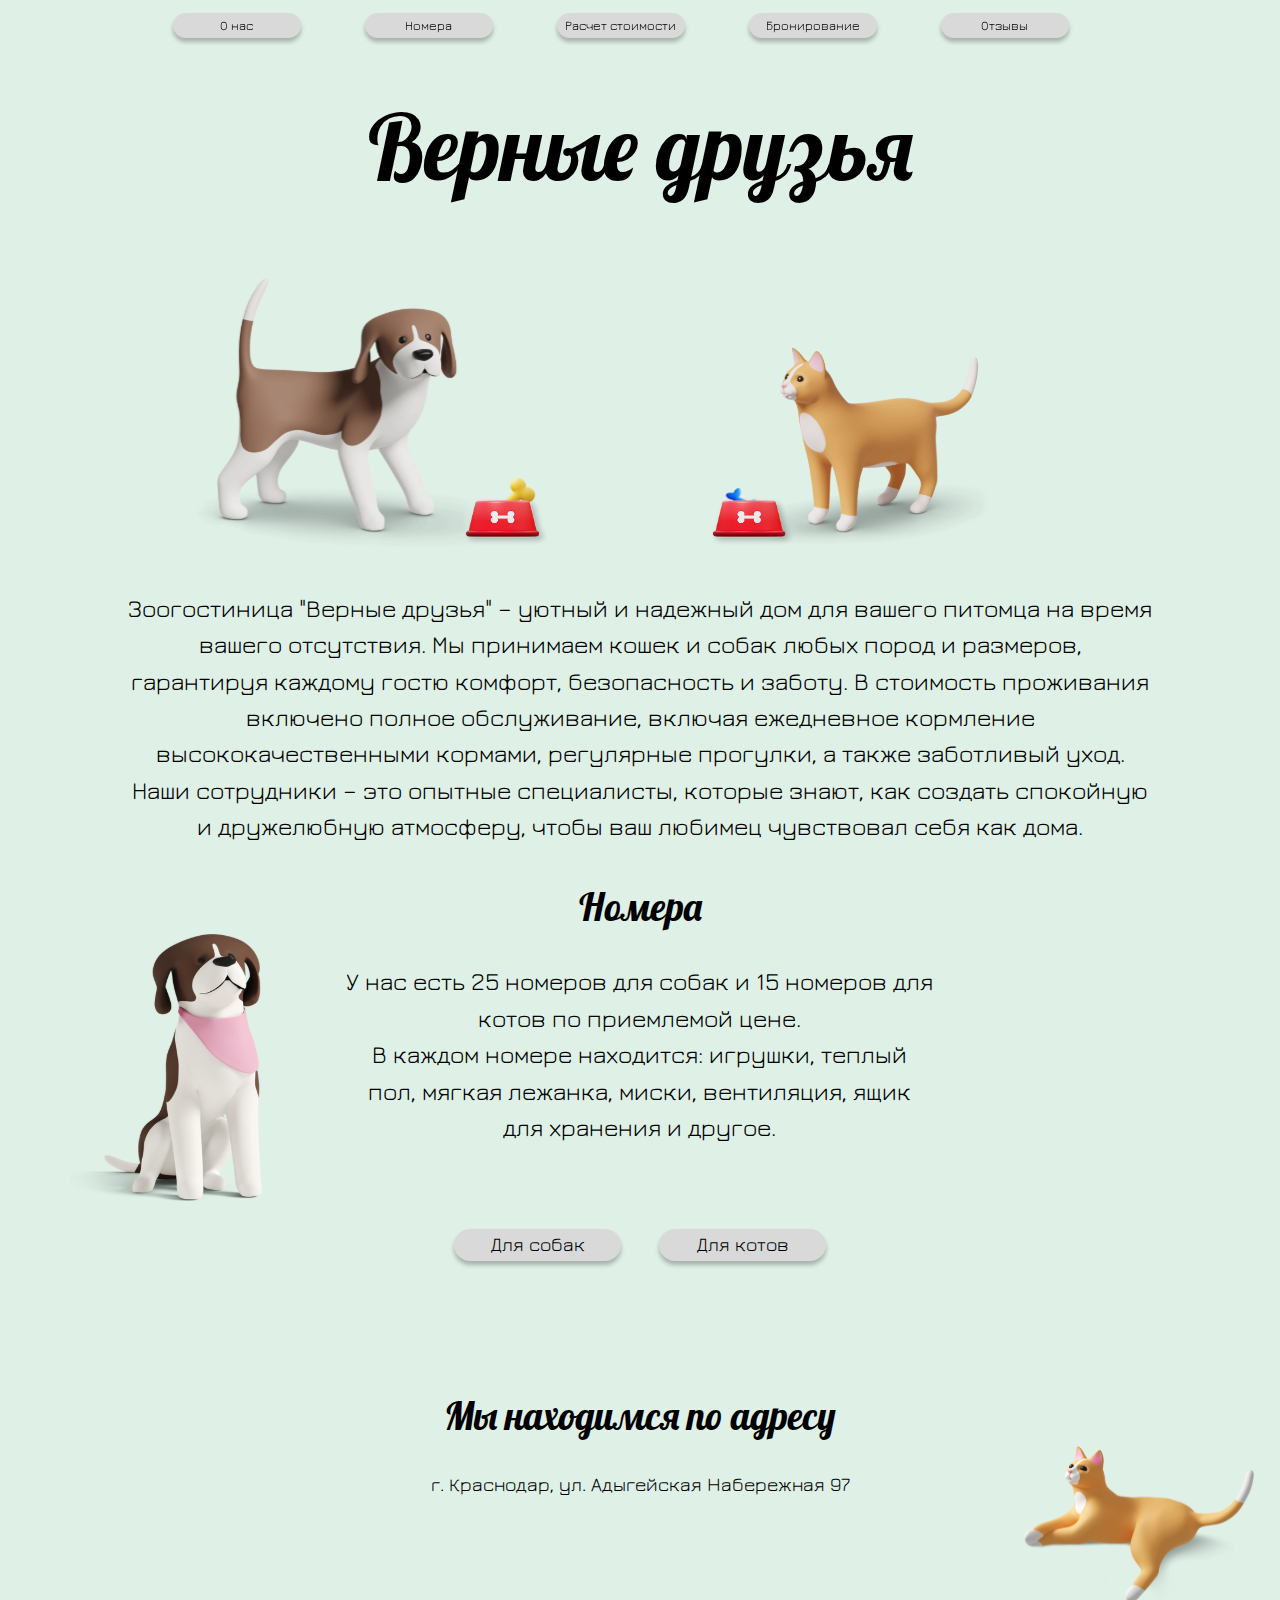
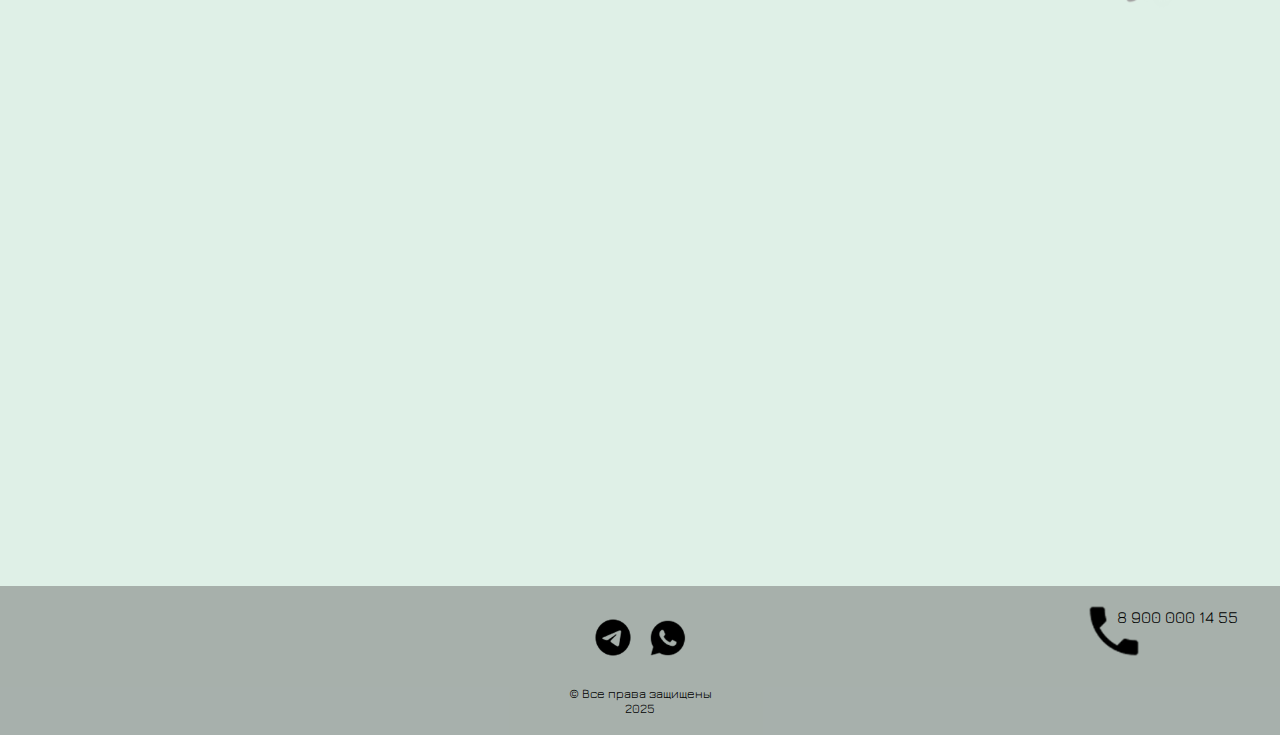
<file: index.html>
<!DOCTYPE html>
<html lang="ru">
<head>
    <meta charset="UTF-8">
    <meta name="viewport" content="width=device-width, initial-scale=1.0">
    <link rel="preconnect" href="https://fonts.googleapis.com">
    <link rel="preconnect" href="https://fonts.gstatic.com" crossorigin>
    <link href="https://fonts.googleapis.com/css2?family=Jura:wght@300..700&family=Lobster&display=swap" rel="stylesheet">
    <title>Верные друзья</title>
    <link rel="stylesheet" href="style.css">
</head>
<body>
    <header>
        <nav>
            <a href="#mu"><button><p class="pa">О нас</p></button></a>
            <a href="#nomer"><button><p class="pa">Номера</p></button></a>
            <a href="raz.html"><button class="sosa"><p class="pa">Расчет стоимости</p></button></a>
            <a href="bron.html"><button><p class="pa">Бронирование</p></button></a>
            <a href="othev.html"><button><p class="pa">Отзывы</p></button></a>
            
        </nav>
        <h1>Верные друзья</h1>
        <div class="animmal">
            <img src="./img/dog.svg" class="dog">
            <img src="./img/bowl.png" class="bowl1">
            <img src="./img/dog bone.svg" class="bone">
            <img src="./img/cat.svg" class="cat" id="mu">
            <img src="./img/fish food.svg" class="fish">
            <img src="./img/bowl.png" class="bowl2">
        </div>
    </header>
<main>
        <p class="about" >Зоогостиница "Верные друзья" – уютный и надежный дом для вашего питомца на 
            время вашего отсутствия. Мы принимаем кошек и собак любых пород и размеров, гарантируя каждому 
            гостю комфорт, безопасность и заботу. В стоимость проживания включено полное обслуживание, включая 
            ежедневное кормление высококачественными кормами, регулярные прогулки, а также заботливый уход. 
            Наши сотрудники – это опытные специалисты, которые знают, как создать спокойную и
            дружелюбную атмосферу, чтобы ваш любимец чувствовал себя как дома.
        </p>
        
        <h2 class="rooms" id="nomer">Номера</h2>
        <p class="nomera">
            У нас есть 25 номеров для собак и 15 номеров для котов по приемлемой цене.
            <br> В каждом номере находится:
             игрушки, теплый пол, мягкая лежанка, миски, вентиляция, ящик для хранения и другое.
        </p>        
        <div class="buttons">
            <a href="dog.html"><button><p class="p">Для собак</p></button></a>
            <a href="cat.html"><button><p class="p">Для котов</p></button></a>
        </div>
        <img src="./img/dog7.svg" class="dog2">


        <h2 class="adres" id="sviz">Мы находимся по адресу</h2>
        <p class="gorod">г. Краснодар, ул. Адыгейская Hабережная 97</p>
        
        <iframe 
            src="https://www.google.com/maps/embed?pb=!1m18!1m12!1m3!1d1410.2254522627536!2d38.99632243897792!3d45.01577138885464!2m3!1f0!2f0!3f0!3m2!1i1024!2i768!4f13.1!3m3!1m2!1s0x40f04fda4a9d4961%3A0xc50110f6ed6a930a!2z0YPQuy4g0JDQtNGL0LPQtdC50YHQutCw0Y8gSNCw0LHQtdGA0LXQttC90LDRjywgOTcsINCa0YDQsNGB0L3QvtC00LDRgCwg0JrRgNCw0YHQvdC-0LTQsNGA0YHQutC40Lkg0LrRgNCw0LksIDM1MDAwMQ!5e0!3m2!1sru!2sru!4v1741513400831!5m2!1sru!2sru"
            allowfullscreen="" 
            loading="lazy" 
            referrerpolicy="no-referrer-when-downgrade">
        </iframe>
        <img src="./img/cat2.svg" class="cat2">
        <!-- <iframe  width="1400" height="600" style="border:0;" allowfullscreen="" loading="lazy" referrerpolicy="no-referrer-when-downgrade"></iframe> -->
    </main>
<footer>
    
    <div class="socials">
        <a href="https://web.telegram.org/"><img src="./img/Telegram.png" class="tg"></a>
            <a href="https://web.whatsapp.com/"><img src="./img/WhatsApp.png"class="wt"></a>
    </div>
    <p class="copy">© Все права защищены <br> 2025</p>
    <div class="alo">
        <p>8 900 000 14 55</p><img src="./img/Phone.png" class="phone">
    </div>
</footer>
</body>
</html>
</file>
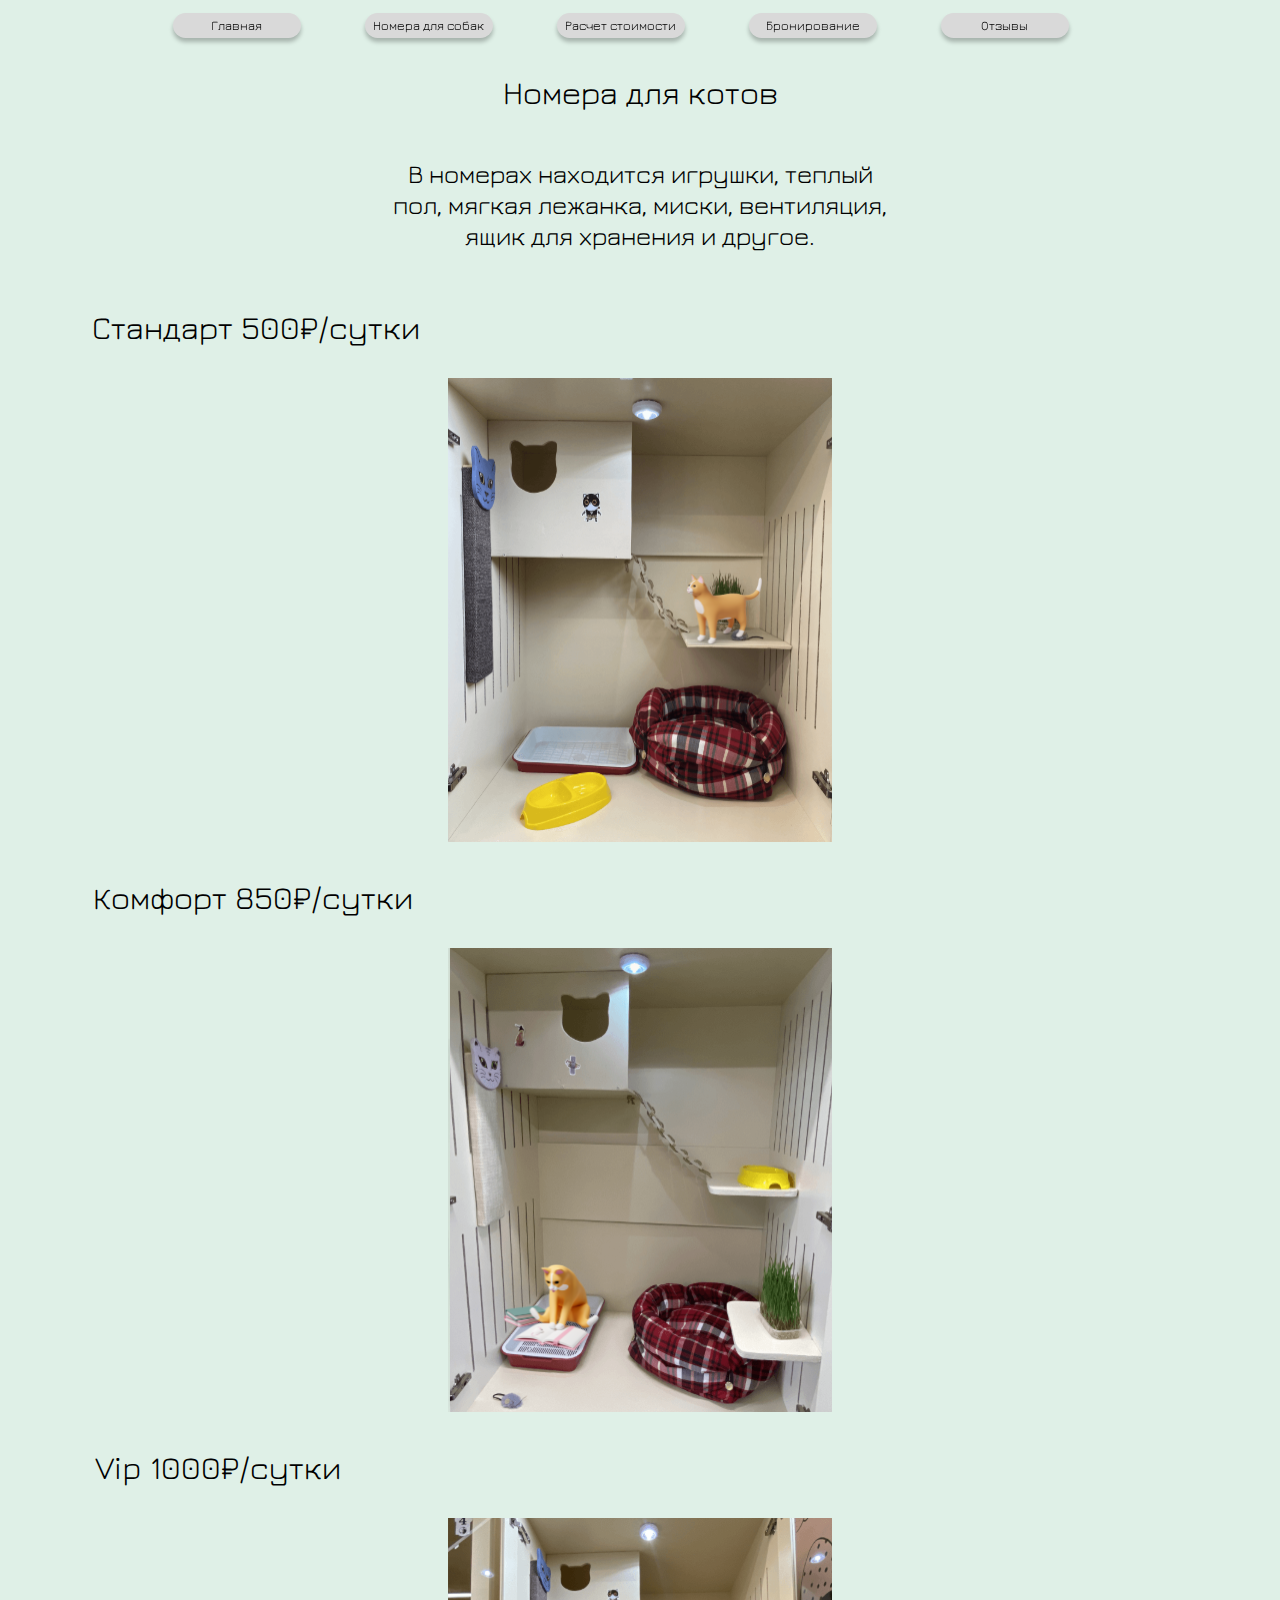
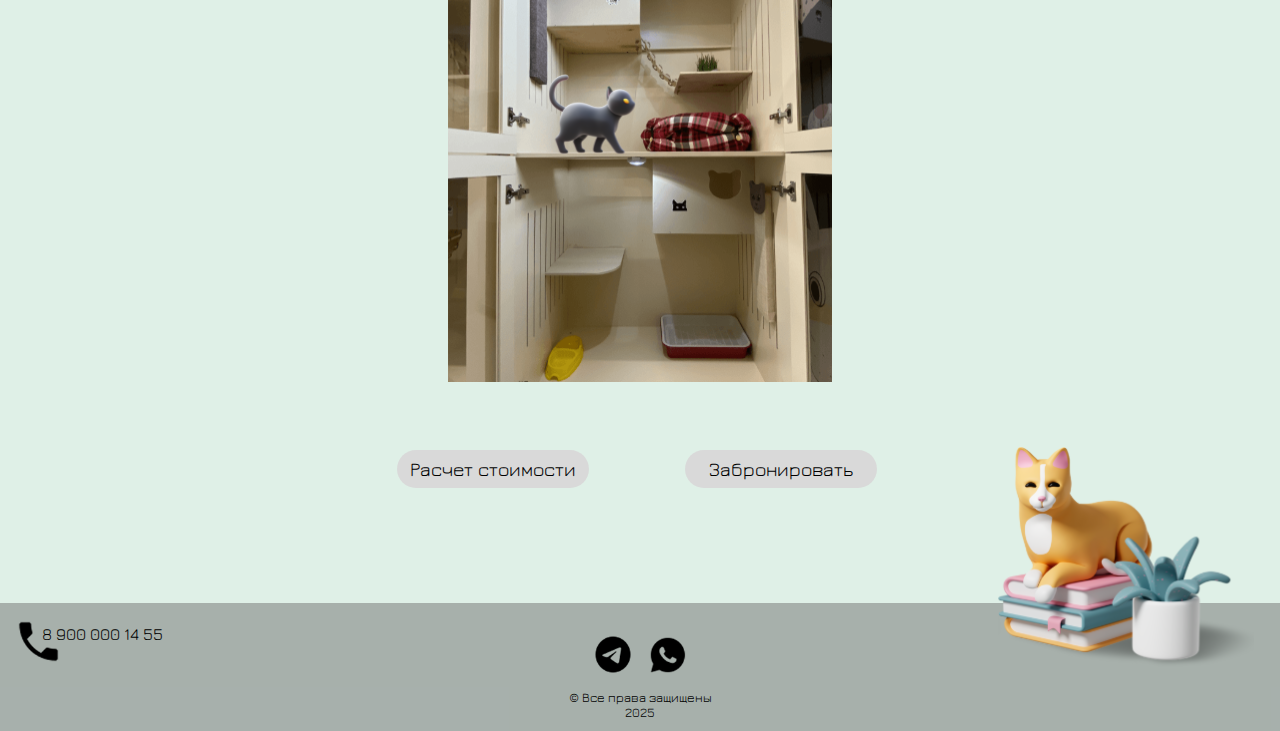
<file: cat.html>
<!DOCTYPE html>
<html lang="ru">
<head>
    <meta charset="UTF-8">
    <meta name="viewport" content="width=device-width, initial-scale=1.0">
    <link rel="preconnect" href="https://fonts.googleapis.com">
    <link rel="preconnect" href="https://fonts.gstatic.com" crossorigin>
    <link href="https://fonts.googleapis.com/css2?family=Jura:wght@300..700&family=Lobster&display=swap" rel="stylesheet">
    <title>Верные друзья</title>
    <link rel="stylesheet" href="cat.css">
</head>
<body>
    <header>
        <nav>
            <a href="index.html"><button><p class="pa">Главная</button></a>
            <a href="dog.html"><button class="dogi"><p class="pa">Номера для собак</p></button></a>
            <a href="raz.html"><button class="ras"><p class="pa">Расчет стоимости</p></button></a>
            <a href="bron.html"><button><p class="pa">Бронирование</p></button></a>
            <a href="othev.html"><button><p class="pa">Отзывы</p></button></a>
        </nav>
    </header>
    <div class="grid">
        <div class="a1">
            <h1>Номера  для котов</h1>
        </div>
        <div class="a2">
            <p class="opis">В номерах находится игрушки, теплый пол,  
                мягкая лежанка, миски, вентиляция, ящик 
                для хранения и другое.
            </p>
        </div>
        <div class="a3">
            <p class="sta">
                Стандарт 500₽/сутки
            </p>
        </div>
        <div class="a4">
            <img src="./img/stancat (2).svg" alt="">
        </div>
        <div class="a5">
            <p class="sta2">
                Комфорт 850₽/сутки
            </p>
        </div>
        <div class="a6">
            <img src="./img/komfort2.svg" alt="">
        </div>
        <div class="a7">
            <p class="sta1">
                Vip 1000₽/сутки
            </p>
        </div>
        <div class="a8">
            <img src="./img/vipcat.svg" alt="">
        </div>
        <div class="a9">
            <a href="raz.html"><button class="bron">Расчет стоимости</button></a>
            <a href="bron.html"><button class="sviz">Забронировать</button></a>
            
        </div>
    </div>
    <footer>
        <img src="./img/cat3.svg" class="cat3">
        <div class="socials">
            <a href="https://web.telegram.org/"><img src="./img/Telegram.png" class="tg"></a>
            <a href="https://web.whatsapp.com/"><img src="./img/WhatsApp.png"class="wt"></a>
        </div>
        <p class="copy">© Все права защищены <br> 2025</p>
        <div class="alo">
            <p>8 900 000 14 55</p><img src="./img/Phone.png" class="phone">
        </div>
    </footer>
</body>
</html>
</file>
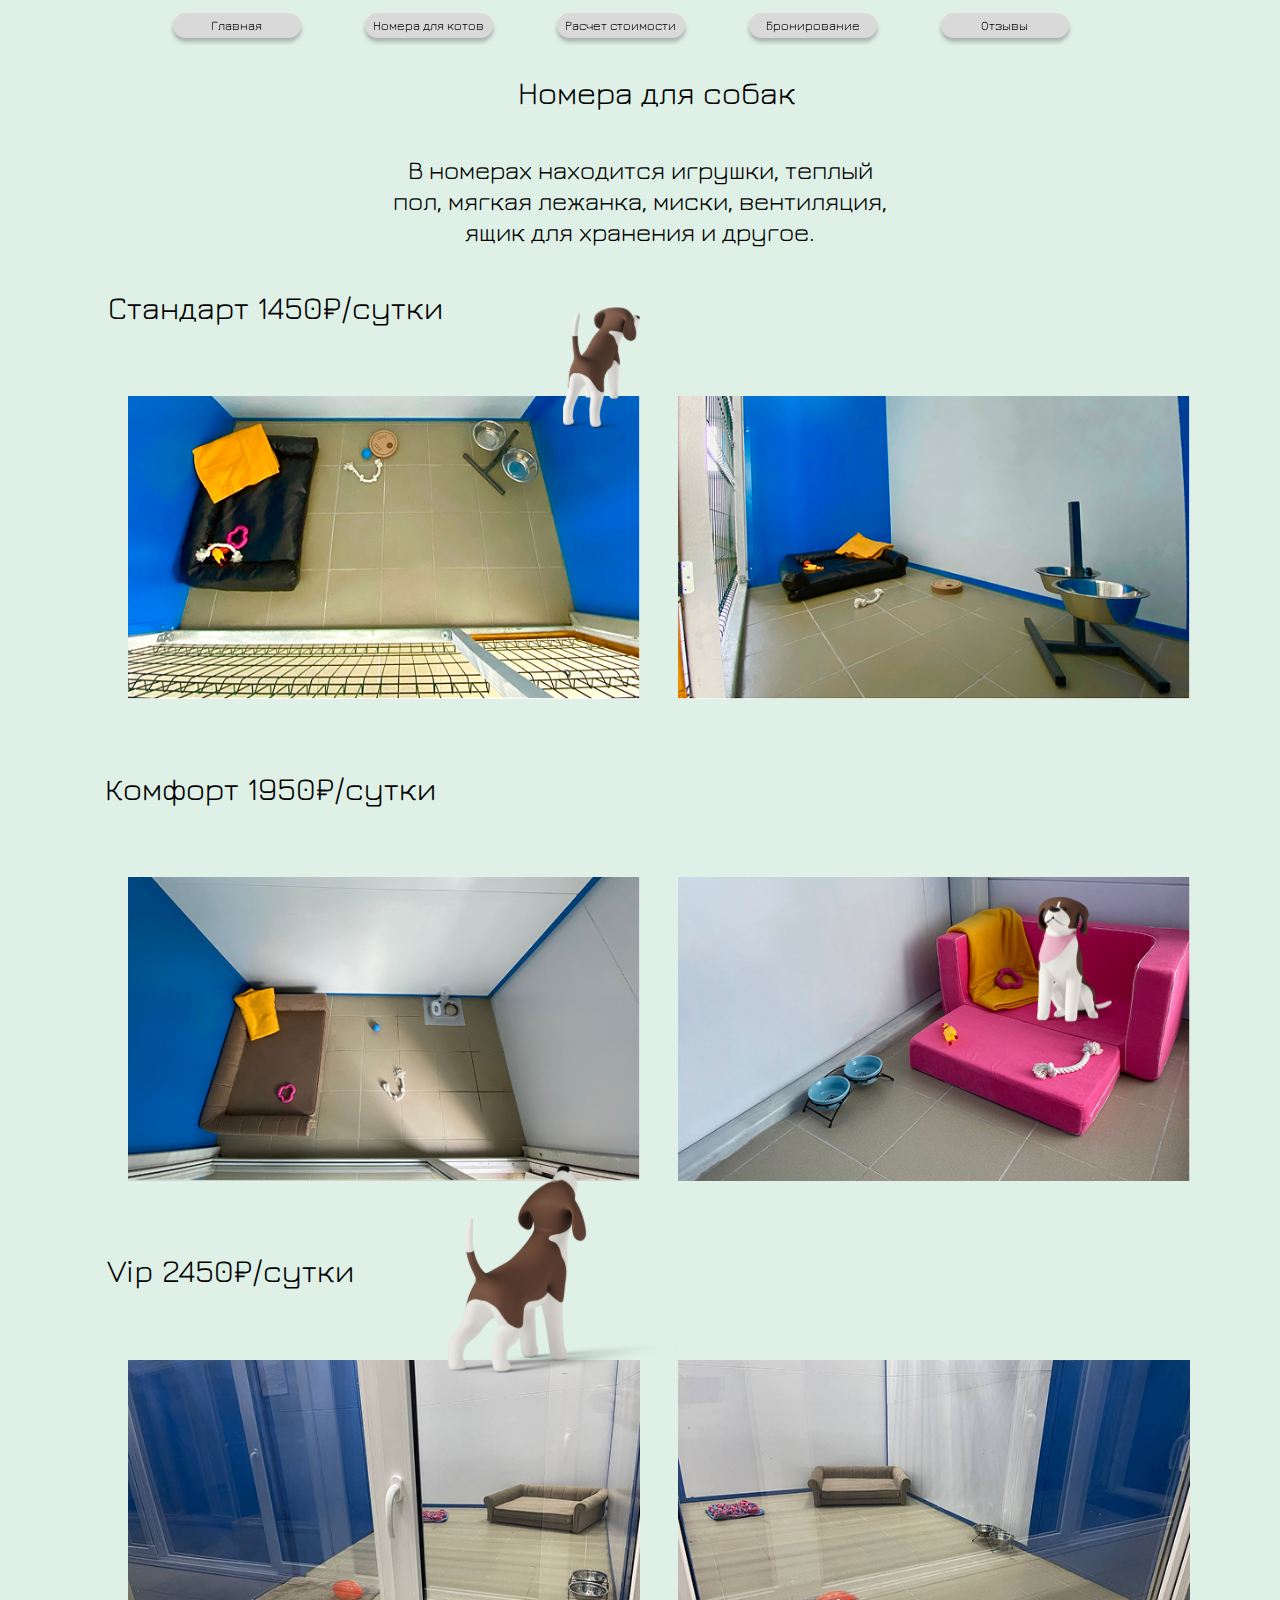
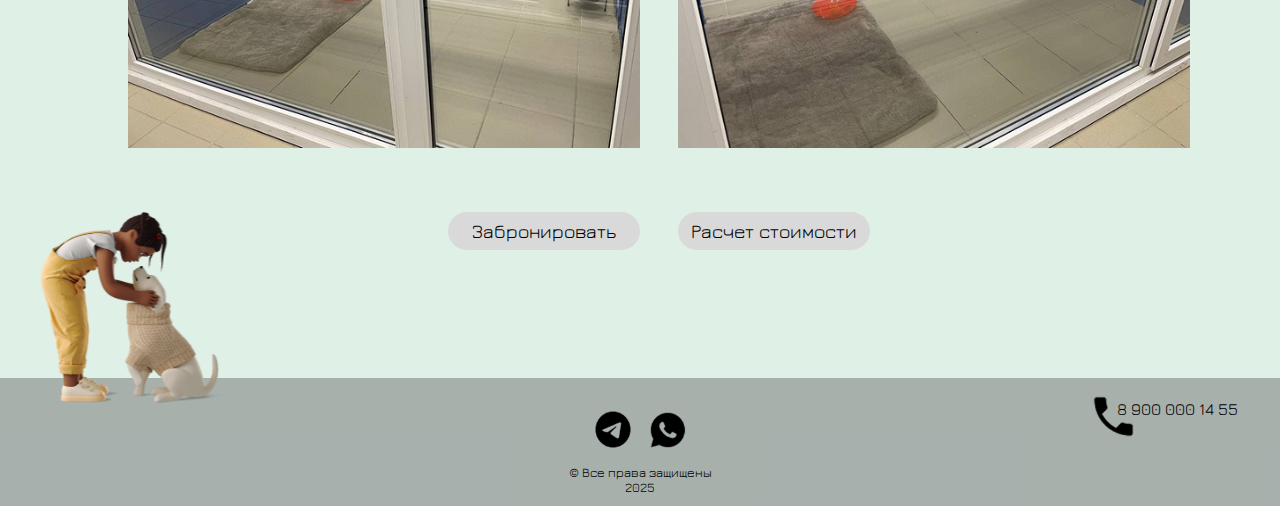
<file: dog.html>
<!DOCTYPE html>
<html lang="ru">
<head>
    <meta charset="UTF-8">
    <meta name="viewport" content="width=device-width, initial-scale=1.0">    
    <link rel="preconnect" href="https://fonts.googleapis.com">
    <link rel="preconnect" href="https://fonts.gstatic.com" crossorigin>
    <link href="https://fonts.googleapis.com/css2?family=Jura:wght@300..700&family=Lobster&display=swap" rel="stylesheet">

    <title>Верные друзья</title>
    <link rel="stylesheet" href="dog.css?v=1.0.1">
</head>
<body>
    <header>
        <nav>
            <a href="index.html"><button><p class="pa">Главная</p></button></a>
            <a href="cat.html"><button class="nom"><p class="pa">Номера для котов</p></button></a>
            <a href="raz.html"><button class="ras"><p class="pa">Расчет стоимости</p></button></a>
            <a href="bron.html"><button><p class="pa">Бронирование</p></button></a>
            <a href="othev.html"><button><p class="pa">Отзывы</p></button></a>
        </nav>
    </header>
    <main>
        <h1>Номера  для собак</h1>
        <p class="opis">В номерах находится игрушки, теплый пол, мягкая лежанка, миски, вентиляция, ящик для хранения и другое.</p>
        
        <div class="grid">
            <div class="d1">
                <p class="ctan">Стандарт 1450₽/сутки</p>
                <img src="./img/dog6.svg" class="dog6">  
            </div>
            <div class="a1">
                <img src="./img/standog.png" alt="">
            </div>
            <div class="a2">
                <img src="./img/standog2.png" alt="">
            </div>
            <div class="d2">
                <p class="komf">Комфорт 1950₽/сутки</p>
            </div>
            <div class="a3">
                <img src="./img/komfdog.png" alt="">
            </div>
            <div class="a4">
                <img src="./img/komfdog2.png" alt="">
            </div>
            <img src="./img/dog2.svg" class="dog7">
            <div class="d3">
                <p>Vip 2450₽/сутки</p>
            </div>
            <img src="./img/dog4.svg" class="gaf">
            <div class="a5">
                <img src="./img/vipdog.png" alt="">
            </div>
            <div class="a6">
                <img src="./img/vipdog2.png" alt="">
            </div>
            <div class="d4">
                <a href="bron.html"><button class="sviz">Забронировать</button></a>
            </div>
            <div class="d5">
                <a href="raz.html"><button class="bron">Расчет стоимости</button></a>
        </div>
    </main>
<footer>
    <img src="./img/dog5.svg" class="dog5">
    <div class="socials">
        <a href="https://web.telegram.org/"><img src="./img/Telegram.png" class="tg"></a>
            <a href="https://web.whatsapp.com/"><img src="./img/WhatsApp.png"class="wt"></a>
    </div>
    <p class="copy">© Все права защищены <br> 2025</p>
    <div class="alo">
        <p>8 900 000 14 55</p><img src="./img/Phone.png" class="phone">
    </div>
</footer>
</body>
</html>
</file>
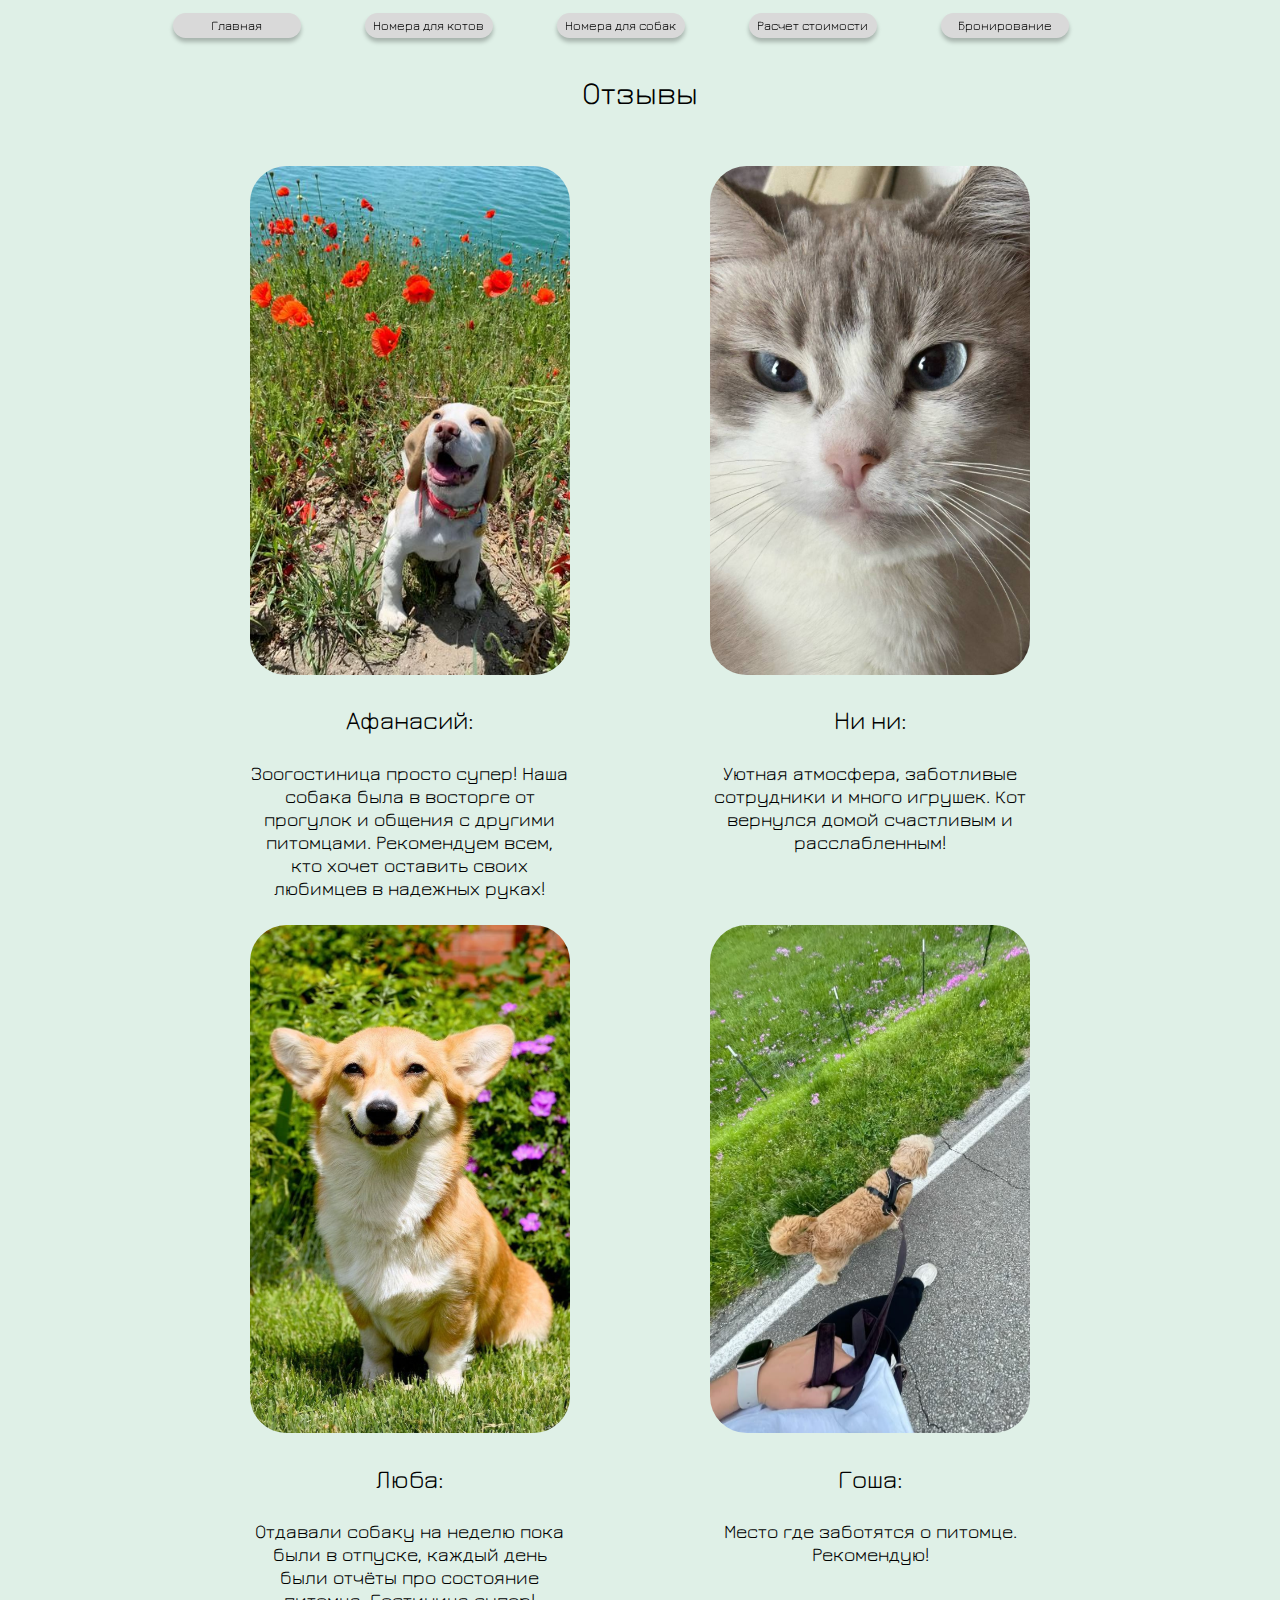
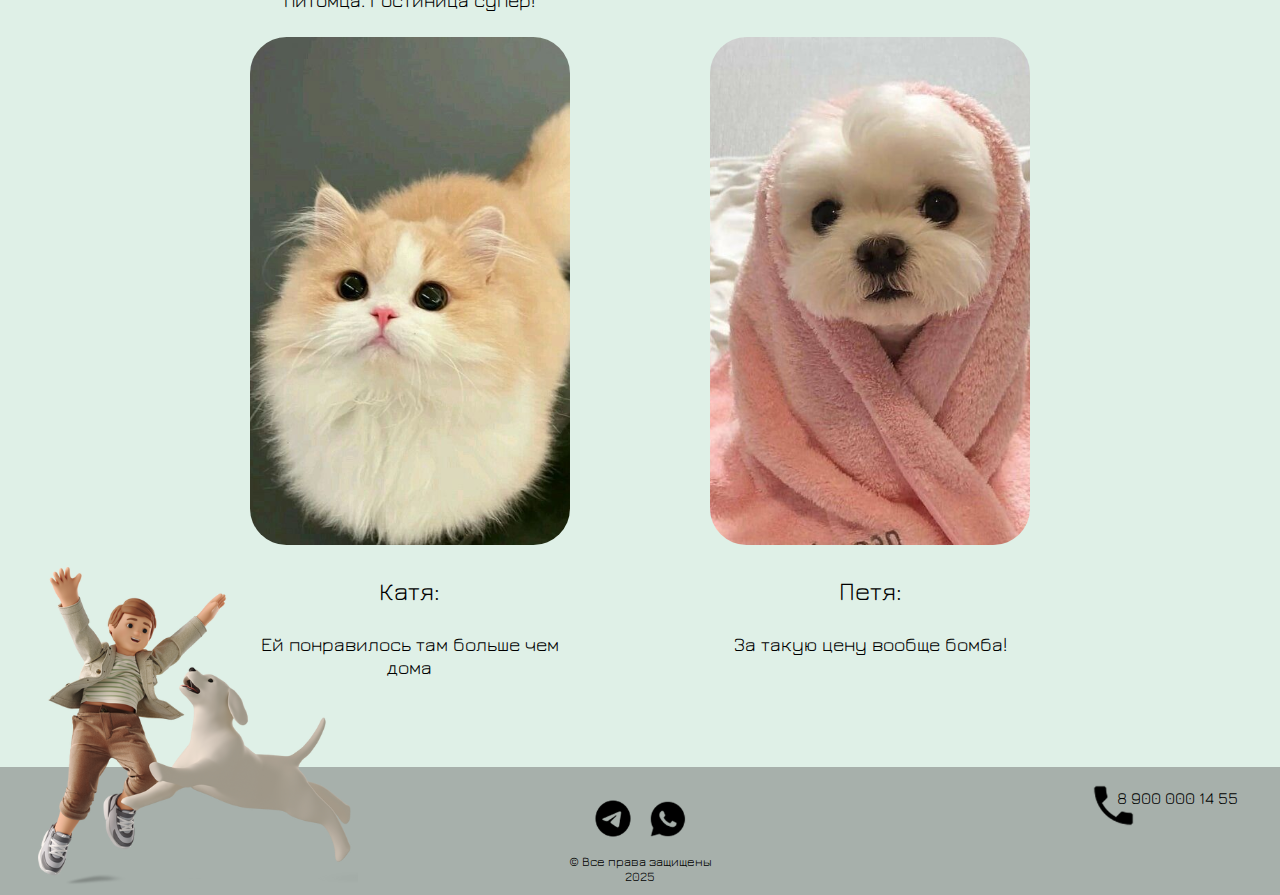
<file: othev.html>
<!DOCTYPE html>
<html lang="ru">
<head>
    <meta charset="UTF-8">
    <meta name="viewport" content="width=device-width, initial-scale=1.0">
    <link rel="preconnect" href="https://fonts.googleapis.com">
    <link rel="preconnect" href="https://fonts.gstatic.com" crossorigin>
    <link href="https://fonts.googleapis.com/css2?family=Jura:wght@300..700&family=Lobster&display=swap" rel="stylesheet">

    
    <title>Верные друзья</title>
    <link rel="stylesheet" href="othev.css">
</head>
<body>
    <header>
        <nav>
            <a href="glav.html"><button><p class="pa">Главная</p></button></a>
            <a href="cat.html"><button class="da"><p class="pa">Номера для котов</p></button></a>
            <a href="dog.html"><button class="da"><p class="pa">Номера для собак</p></button></a>
            <a href="raz.html"><button class="da"><p class="pa">Расчет стоимости</p></button></a>
            <a href="bron.html"><button><p class="pa">Бронирование</p></button></a>
        </nav>
    </header>
    <main>
        <h1>Отзывы</h1>
        <div class="sysi">
            <div class="a1">
                <img src="./img/1.svg" class="">                
                <p class="imi">Афанасий:</p>
                <p class="otz">Зоогостиница просто супер! Наша собака была в восторге 
                    от прогулок и общения с другими питомцами. Рекомендуем 
                    всем, кто хочет оставить своих любимцев в надежных руках!</p>
            </div>
            <div class="a2">
                <img src="./img/2.svg" alt="">                
                <p class="imi">Ни ни:</p>
                <p class="otz">Уютная атмосфера, заботливые
                     сотрудники и много игрушек. Кот вернулся домой 
                     счастливым и расслабленным!  </p>
            </div>
            <div class="a3">
                <img src="./img/3.svg" alt="">
                <p class="imi">Люба:</p>
                <p class="otz">Отдавали собаку на неделю пока были в отпуске, 
                    каждый день были отчёты про состояние питомца. Гостиница супер!</p>
            </div>
            <div class="a4">
                <img src="./img/4.svg" alt="">
                <p class="imi">Гоша:</p>
                <p class="otz">Место где заботятся о питомце. Рекомендую!  </p>
            </div>
            <div class="a5">
                <img src="./img/5.svg" alt="">
                <p class="imi">Катя:</p>
                <p class="otz">Ей понравилось там больше чем дома  </p>
            </div>
            <div class="a6">
                <img src="./img/6.svg" alt="">                
                <p class="imi">Петя:</p>
                <p class="otz">За такую цену вообще бомба!</p>
            </div>
        </div>
    </main>
    <footer>
        <img src="./img/boy.svg" class="boy">
        <div class="socials">
            <a href="https://web.telegram.org/"><img src="./img/Telegram.png" class="tg"></a>
                <a href="https://web.whatsapp.com/"><img src="./img/WhatsApp.png"class="wt"></a>
        </div>
        <p class="copy">© Все права защищены <br> 2025</p>
        <div class="alo">
            <p>8 900 000 14 55</p><img src="./img/Phone.png" class="phone">
        </div>
    </footer>
</body>
</html>
</file>
<file: style.css>
body {
    background-color: #dff0e7;
    text-align: center;
    margin: 0 auto;
    padding: 0;
}
a{
    text-decoration: none;
    color: black;
}
nav {
    display: flex;
    gap: 5vw;
    padding: 1vw;
    position: fixed;
    z-index: 100;
}
.sosa{
    background: #D9D9D9;
    box-shadow: 0px 4px 4px rgba(0, 0, 0, 0.25);
    border: none;
    border-radius: 3vw;
    cursor: pointer;
    font-size: 1.2vw;
    position: relative;
    bottom: 2vw;
    left: 12.5vw;
    height: 2vw;
    width: 10vw;
}
nav button {
    background: #D9D9D9;
    box-shadow: 0px 4px 4px rgba(0, 0, 0, 0.25);
    border: none;
    border-radius: 3vw;
    cursor: pointer;
    font-size: 1.2vw;
    position: relative;
    bottom: 2vw;
    left: 12.5vw;
    height: 2vw;
    width: 10vw;
    
}
.pa{
    font-size: 1vw;
    text-align: center; 
    margin-top: 0.3vw;
    font-family: "Jura";
}
h1 {
    font-size: 7vw;
    font-weight: bold;
    margin: 2vw 0;
    font-family: "Lobster";
    font-weight: 400;
    position: relative;
    top: 5vw;
}
.dog{
    width: 23vw;
    height: auto;
    position: relative;
    right: 3vw;
    top: 7.3vw;
}
.bowl1{
    width: 7vw;
    height: 4vw;
    position: relative;
    right: 5vw;
    top: 7vw;
    z-index: 10;
}
.bone{
    width: 4vw;
    height: 4vw;
    position: relative;
    right: 10.5vw;
    top: 5.5vw;
    z-index: 0;
}
.bowl2{
    width: 7vw;
    height: 4vw;
    position: relative;
    right: 20vw;
    top: 7vw;
}
.fish{
    width: 4vw;
    height: 4vw;
    position: relative;
    right: 15vw;
    top: 6vw;
}
.cat{
    width: 18vw;
    height: auto;
    position: relative;
    left: 7vw;
    top: 7vw;
}
.about {
    width: 80vw;
    margin: 0 auto;
    font-size: 1.9vw;
    line-height: 1.5;
    font-family: "Jura";
    position: relative;
    top: 10vw;
}
.rooms {
    font-size: 3vw;
    font-family: "Lobster";
    font-weight: 400;
    margin-top: 13vw;
}
.buttons {
    display: flex;
    justify-content: center;
    gap: 3vw;
    margin: 1.5vw 0;
}
.buttons button {
    border: none;
    border-radius: 3vw;
    cursor: pointer;
    box-shadow: 0px 4px 4px rgba(0, 0, 0, 0.25);
    background: #d9d9d9;
    height: 2.5vw;
    width: 13vw;
    top: 5vw;
    position: relative;
}
.p{
    font-size: 1.5vw;
    text-align: center; 
    margin-top: 0.2vw;
    font-family: "Jura";
}
.nomera{
    width: 46vw;
    margin: 0 auto;
    font-size: 1.9vw;
    line-height: 1.5;
    font-family: "Jura";
    font-weight: 400;
}
.dog2{
    position: relative;
    right: 37vw;
    bottom: 22vw;
    width: 15vw;
    height: auto;
    
}
.adres {
    font-size: 3vw;
    font-family: "Lobster";
    font-weight: 400;
    position: relative;
    bottom: 10vw;
}
.gorod{
    font-size: 1.5vw;
    font-family: "Jura";
    font-weight: 400;
    position: relative;
    bottom: 10vw;
}
.cat2{
    /* position: relative;
    bottom: 31.5vw; */
    /* width: 15vw; */
    /* left: 68.5vw;
    z-index: 1;
    height: auto;
    width: 18vw; */
    position: absolute;
    top: 113vw; /* Поднять кота немного выше карты */
    right: 2vw; /* Отступ от правого края */
    width: 18vw; /* Адаптивная ширина */
    height: auto; /* Сохранить пропорции */
    z-index: 10; /* Убедиться, что кот выше карты */
}
iframe {
    margin: 0 auto;
    position: relative;
    bottom: 8vw;
    width: 90vw; 
    height: 60vh; 
    border: 0;
}
footer {
    background: rgba(105, 105, 105, 0.47);
    height: auto;
    position: relative;
    /* bottom: 20vw; */
}
.socials img {
    /* width: 3.5vw; */
    margin: 0 0.5vw;
    position: relative;
    top: 2.5vw;
}
.tg{
    width: 3vw;
}
.wt{
    width: 2.9vw;
}
.alo{
    /* border: 2px solid green; */
    position: relative;
    font-family: "Jura";
    font-weight: 400;
    left: 87vw;
    bottom: 7vw;    
    margin-top: 2vw;
    font-size: 1.3vw;
    width: 10vw;
    height: 3vw;
}
.phone {
    width: 5vw;
    position: relative;
    bottom: 3.5vw;
    right: 5vw;
}
.copy{
    font-size: 1vw;
    font-family: "Jura";
    font-weight: 400;
    position: relative;
    top: 3.5vw;
}
@media (max-width: 400px) {
    /* body {
        font-size: 3.5vw;
    }

    h1 {
        font-size: 12vw;
    }

    nav {
        flex-direction: column;
        gap: 2vw;
    } */
    .sosa{
        bottom: 0.9vw;
        left: 2vw;
        width: 15vw;
        height: 4vw;
    }
    nav button {
        font-size: 4vw;
        width: 15vw;
        height: 4vw;
        left: 3vw;
    }
    .pa{
        font-size: 1.5vw;
        margin: 0 auto;
    }

    .about{
        font-size: 2.5vw;
        margin: 0 auto;
    }
    .nomera{
        font-size: 2vw;
        margin: 0 auto;
    }
    .gorod{
        font-size: 2.3vw;
    }
    .adres{
        font-size: 2.5vw;
        /* margin: 0 auto; */
    }
    iframe {
        width: 85vw; 
        height: 40vh; 
        bottom: 1.5vw;
    }
    .cat2 {
        width: 25vw;
        top: 139vw;
        right: 2%;

    }
    .copy{
        font-size: 2vw;
        /* top: 0.5vw; */
    }
    .tg{
        width: 5vw;
    }
    .wt{
        width: 5vw;
    }
    .alo{
        left: 77vw;
        bottom: 15vw;    
        margin-top: 5vw;
        font-size: 2.5vw;
        width: 20vw;
        height: 3vw;
    }
    .phone {
        width: 5vw;
        position: relative;
        bottom: 4.5vw;
        right: 10vw;
    }
    /* footer {
        flex-direction: column;
        gap: 2vw;
        padding: 2vw;
    }

    .alo {
        flex-direction: column;
        align-items: center;
        gap: 1vw;
    } */
}
</file>
<file: cat.css>
body {
    background-color: #dff0e7;
    text-align: center;
    margin: 0 auto;
    padding: 0;
}
a{
    text-decoration: none;
    color: black;
}
nav {
    display: flex;
    gap: 5vw;
    left: 12.5vw;
    padding: 1vw;
    position: fixed;
    z-index: 100;
}
nav button {
    background: #D9D9D9;
    box-shadow: 0px 4px 4px rgba(0, 0, 0, 0.25);
    border: none;
    border-radius: 3vw;
    cursor: pointer;
    font-size: 1.2vw;
    height: 2vw;
    width: 10vw;
}
.pa{
    font-size: 1vw;
    text-align: center; 
    margin-top: 0.3vw;
    font-family: "Jura";
}
/* div{
    border: 2px solid green;
} */
.grid{
    display: grid;
    grid-template-columns: 1fr 1fr 1fr 1fr 1fr 1fr 1fr 1fr 1fr;
    grid-template-rows: 1fr;
    grid-template-areas:
    "h1"
    "opis"
    "stan"
    "kart1"
    "comf"
    "kart2"
    "vip3"
    "kart3"
    "a9"
    "a10";
    margin: 0 auto ;
    position: relative;
    top: 4vw;
    width: 40vw;
}
.a1{
    grid-area: h1;
}
h1{
    font-size: 2.5vw;
    text-align: center;
    font-family: 'Jura';
    font-weight: 400;
    /* margin: 0 auto; */
}
.a2{
    grid-area: opis;
}
.opis{
    width: 40vw;
    font-family: 'Jura';
    font-size: 2vw;
}
.a3{
    grid-area: stan;
}
.sta{
    font-family: 'Jura';
    font-size: 2.5vw;    
    position: relative;
    right: 30vw;
}
.sta2{
    font-family: 'Jura';
    font-size: 2.5vw;    
    position: relative;
    right: 30.2vw;
}
.sta1{
    font-family: 'Jura';
    font-size: 2.5vw;    
    position: relative;
    right: 33vw;
}
.a4{
    grid-area: kart1;
}
.a5{
    grid-area: comf;
}
.a6{
    grid-area: kart2;
}
.a7{
    grid-area: vip3;
}
.a8{
    grid-area: kart3;
}
.a9{
    grid-area: a9;
}
/* .a10{
    grid-area: a10;
} */
img{
    width: 30vw;
}
.sviz{
    background: #D9D9D9;
    border: none;
    border-radius: 3vw;
    cursor: pointer;
    font-size: 1.5vw;
    height: 3vw;
    width: 15vw;
    font-family: "Jura";
    position: relative;
    left: 11vw;
    bottom: 3vw;
}
.bron{
    background: #D9D9D9;
    border: none;
    border-radius: 3vw;
    cursor: pointer;
    font-size: 1.5vw;
    height: 3vw;
    width: 15vw;
    font-family: "Jura";
    margin-right: 23vw;
    margin-top: 5vw;
}
footer{
    position: relative;
    width: 100%;
    height: 10vw;
    top: 10vw;
    background: rgba(105, 105, 105, 0.47);
}
.socials img {
    /* width: 3.5vw; */
    margin: 0 0.5vw;
    position: relative;
    top: 2.5vw;
}
.alo{
    position: relative;
    font-family: "Jura";
    font-weight: 400;
    left: 3vw;
    bottom: 7vw;    
    margin-top: 2vw;
    font-size: 1.3vw;
    width: 10vw;
    height: 3vw;
}
.tg{
    width: 3vw;
}
.wt{
    width: 2.9vw;
}
.phone {
    width: 4vw;
    height: 4vw;
    position: relative;
    bottom: 3.5vw;
    right: 5vw;
}
.copy{
    font-size: 1vw;
    font-family: "Jura";
    font-weight: 400;
    position: relative;
    top: 2.5vw;
}
.cat3{
    width: 20vw;
    position: absolute;
    bottom: 3vw;
    left: 78vw;
}
@media (max-width: 400px) {
    .grid{
        top: 10vw;
    }
    nav button {
        font-size: 4vw;
        width: 15vw;
        height: 4vw;
        position: relative;
        right: 11vw;
    }    
    .dogi, .ras{
        position: relative;
        top: 1vw;
    }
    .pa{
        font-size: 1.5vw;
        margin: 0 auto;
    }
    h1{
        top: 7.5vw;
        font-size: 3vw;
        text-align: center;
        left: 37vw ;    
    }
    .opis{
        top: 13vw;
        font-size: 2.5vw;
        width: 50vw;
        left: 24vw;
    }    
    .bron{
        font-size: 1.8vw;
        height: 4vw;
        width: 20vw;

    }
    .sviz{
        font-size: 1.8vw;
        height: 4vw;
        width: 20vw;
        position: relative;
        bottom: 4.8vw;
    }
    .copy{
        font-size: 2vw;
        /* top: 0.5vw; */
    }
    .tg{
        width: 5vw;
    }
    .wt{
        width: 5vw;
    }
    footer{
        position: relative;
        width: 100%;
        height: 18vw;
        top: 15vw;
        background: rgba(105, 105, 105, 0.47);
    }
    .alo{
        bottom: 15vw;    
        margin-top: 5vw;
        font-size: 2.5vw;
        width: 20vw;
        height: 3vw;
    }
    .phone {
        width: 6vw;
        height: 6vw;
        bottom: 5.5vw;
        right: 9.5vw;
    }
    .cat3{
        width: 25vw;
        bottom: 5vw;
        left: 75.5vw;
    }
    img{
        width: 45vw;
    }
}
</file>
<file: dog.css>
body {
    background-color: #dff0e7;
    text-align: center;
    margin: 0 auto;
    padding: 0;
}
a{
    text-decoration: none;
    color: black;
}
nav {
    display: flex;
    gap: 5vw;
    left: 12.5vw;
    padding: 1vw;
    /* margin-top: 1vw; */
    position: fixed;
    z-index: 100;
}
nav button {
    background: #D9D9D9;
    box-shadow: 0px 4px 4px rgba(0, 0, 0, 0.25);
    border: none;
    border-radius: 3vw;
    cursor: pointer;
    font-size: 1.2vw;
    height: 2vw;
    width: 10vw;
}
.pa{
    font-size: 1vw;
    text-align: center; 
    margin-top: 0.3vw;
    font-family: "Jura";
}
h1{
    font-size: 2.5vw;
    text-align: center;     
    position: absolute;
    left: 40.5vw ;    
    top: 4vw;
    font-family: 'Jura';
    font-weight: 400;
}
.opis{
    position: absolute;
    width: 40vw;
    top: 10vw;
    left: 30vw;
    font-family: 'Jura';
    font-size: 2vw;
    /* text-align: center; */
}
/* div{
    border: 2px solid red;
} */
.grid {
    display: grid;
    grid-template-columns: 1fr;
    grid-template-rows: 1fr;
    grid-template-areas:
    "d1 d1"
    "stan1 stan2"
    "d2 d2"
    "komf1 komf2"
    "d3 d3"
    "vip1 vip2"
    "d4 d5";
    position: relative;
    top: 20vw;
    width: 80vw;
    margin: auto;
    gap: 3vw;
}
.d1{
    grid-area: d1;
    font-family: 'Jura';
    font-size: 2.5vw;
    position: relative;
    right: 30vw;
}
.a1{
    grid-area: stan1;
}
.a2{
    grid-area: stan2;
}
.d2{
    grid-area: d2;
    font-family: 'Jura';
    font-size: 2.5vw;
    position: relative;
    right: 30.4vw;
}
.a3{
    grid-area: komf1;
}
.a4{
    grid-area: komf2;
}
.d3{
    grid-area: d3;
    font-family: 'Jura';
    font-size: 2.5vw;
    position: relative;
    right: 33.5vw;
}
.a5{
    grid-area: vip1;
}
.a6{
    grid-area: vip2;
}
.d4{
    grid-area: d4;
}
.d5{
    grid-area: d5;
}
img{
    width: 100%;
    height: 100%;
    z-index: 0;
}
.gaf{
    width: 18vw;
    height: 21vw;
    position: absolute;
    /* bottom: 33.3vw;
    left: 10vw; */
    top:68.7vw;
    left: 25vw;
}
.sviz{
    background: #D9D9D9;
    border: none;
    border-radius: 3vw;
    cursor: pointer;
    font-size: 1.5vw;
    height: 3vw;
    width: 15vw;
    font-family: "Jura";
    margin-left: 25vw;
    margin-top: 2vw;
}
.bron{
    background: #D9D9D9;
    border: none;
    border-radius: 3vw;
    cursor: pointer;
    font-size: 1.5vw;
    height: 3vw;
    width: 15vw;
    font-family: "Jura";
    margin-right: 25vw;
    margin-top: 2vw;
}
footer{
    position: relative;
    width: 100%;
    height: 10vw;
    top: 30vw;
    background: rgba(105, 105, 105, 0.47);
}
.dog5{
    width: 15vw;
    height: 15vw;
    position: absolute;
    bottom: 8vw;
    left: 3vw;
}
.dog6{
    width: 6vw;
    height: 10vw;
    position: absolute;
    top: 4vw;
    right: 13vw;
}
.dog7{
    width: 6vw;
    height: 10vw;
    position: absolute;
    top: 50vw;
    right: 3vw;
    /* left: 13vw; */
}
.socials img {
    /* width: 3.5vw; */
    margin: 0 0.5vw;
    position: relative;
    top: 2.5vw;
}
.tg{
    width: 3vw;
}
.wt{
    width: 2.9vw;
}
.alo{
    position: relative;
    font-family: "Jura";
    font-weight: 400;
    left: 87vw;
    bottom: 7vw;    
    margin-top: 2vw;
    font-size: 1.3vw;
    width: 10vw;
    height: 3vw;
}
.phone {
    width: 4vw;
    height: 4vw;
    position: relative;
    bottom: 3.5vw;
    right: 5vw;
}
.copy{
    font-size: 1vw;
    font-family: "Jura";
    font-weight: 400;
    position: relative;
    top: 2.5vw;
}
@media (max-width: 400px) {
    .grid {
        grid-template-rows: 1fr;
        grid-template-areas:
        "d1"
        "stan1"
        "stan2"
        "d2"
        "komf1"
        "komf2"
        "d3"
        "vip1" 
        "vip2"
        "d4" 
        "d5";
        top: 29vw;
        gap: 3vw;
    }
    nav button {
        font-size: 4vw;
        width: 15vw;
        height: 4vw;
        position: relative;
        right: 11vw;
    }    
    .nom, .ras{
        position: relative;
        top: 1vw;
    }
    .pa{
        font-size: 1.5vw;
        margin: 0 auto;
    }
    h1{
        top: 7.5vw;
        font-size: 3vw;
        text-align: center;
        left: 37vw ;    
    }
    .opis{
        top: 13vw;
        font-size: 2.5vw;
        width: 50vw;
        left: 24vw;
    }    
    .d1, .d2, .d3{
        font-size: 3vw;
    }
    .d2{
        right: 30.7vw;
    }
    .d3{
        right: 35vw;
    }
    .gaf{
        top: 220.7vw;
        width: 23vw;
        height: 23vw;
        
    }
    .dog6{
        width: 16vw;
        height: 16vw;
        top: 1.5vw;
        right: 7vw;
    }
    .dog7{
        width: 18vw;
        height: 18vw;
        top: 180vw;
        right: 7vw;
    }
    .dog5{
        width: 25vw;
        height: 25vw;
        position: absolute;
        bottom: 6vw;
        left: 3vw;
    }
    .sviz{
        font-size: 1.8vw;
        height: 4vw;
        width: 20vw;
    }
    .bron{
        font-size: 1.8vw;
        height: 4vw;
        width: 20vw;
        position: relative;
        bottom: 9.3vw;
    }
    footer{
        position: relative;
        width: 100%;
        height: 18vw;
        top: 30vw;
        background: rgba(105, 105, 105, 0.47);
    }
    .copy{
        font-size: 2vw;
        /* top: 0.5vw; */
    }
    .tg{
        width: 5vw;
    }
    .wt{
        width: 5vw;
    }
    .alo{
        left: 77vw;
        bottom: 15vw;    
        margin-top: 5vw;
        font-size: 2.5vw;
        width: 20vw;
        height: 3vw;
    }
    .phone {
        width: 6vw;
        height: 6vw;
        position: relative;
        bottom: 5vw;
        right: 10vw;
    }

}
</file>
<file: othev.css>
body {
    background-color: #dff0e7;
    text-align: center;
    margin: 0 auto;
    padding: 0;
}
a{
    text-decoration: none;
    color: black;
}
nav {
    display: flex;
    gap: 5vw;
    padding: 1vw;
    position: fixed;
    z-index: 100;
}
nav button {
    background: #D9D9D9;
    box-shadow: 0px 4px 4px rgba(0, 0, 0, 0.25);
    border: none;
    border-radius: 3vw;
    cursor: pointer;
    font-size: 1.2vw;
    position: relative;
    /* bottom: 2vw; */
    left: 12.5vw;
    height: 2vw;
    width: 10vw;
}
.pa{
    font-size: 1vw;
    text-align: center; 
    margin-top: 0.3vw;
    font-family: "Jura";
}
h1{
    font-size: 2.5vw;
    text-align: center;     
    position: absolute;
    left: 45.5vw ;    
    top: 4vw;
    font-family: 'Jura';
    font-weight: 400;
}
/* div{
    border: 2px solid green;
} */
.sysi{
    display: grid;
    grid-template-columns: 1fr 1fr;
    grid-template-rows: 1fr ;
    margin: 0 auto;
    width: 70vw;
    grid-template-areas:
    "kart1 kart2"
    "kart3 kart4"
    "kart5 kart6";
    position: relative;
    top: 13vw;
    /* row-gap: 1vw; */
    gap: 2vw;
}
.a1{
    grid-area: kart1;
}
.a2{
    grid-area: kart2;
}
.a3{
    grid-area: kart3;
}
.a4{
    grid-area: kart4;
}
.a5{
    grid-area: kart5;
}
.a6{
    grid-area: kart6;
}
.imi{
    font-family: 'Jura';
    font-size: 2vw;
    text-align: center;
}
img{
    width: 25vw;
}
.otz{
    font-family: 'Jura';
    font-size: 1.5vw;
    position: relative;
    margin: 0 auto;
    /* bottom: 1vw; */
    width: 25vw;
    /* border: 2px solid red; */
}
footer{
    position: relative;
    width: 100%;
    height: 10vw;
    top: 20vw;
    background: rgba(105, 105, 105, 0.47);
}
.boy{
    width: 25vw;
    position: absolute;
    bottom: 0.8vw;
    left: 3vw;
}
.socials img {
    /* width: 3.5vw; */
    margin: 0 0.5vw;
    position: relative;
    top: 2.5vw;
}
.tg{
    width: 3vw;
}
.wt{
    width: 2.9vw;
}
.alo{
    position: relative;
    font-family: "Jura";
    font-weight: 400;
    left: 87vw;
    bottom: 7vw;    
    margin-top: 2vw;
    font-size: 1.3vw;
    width: 10vw;
    height: 3vw;
}
.phone {
    width: 4vw;
    height: 4vw;
    position: relative;
    bottom: 3.5vw;
    right: 5vw;
}
.copy{
    font-size: 1vw;
    font-family: "Jura";
    font-weight: 400;
    position: relative;
    top: 2.5vw;
}
@media (max-width: 400px) {
nav button {
    /* top: 1vw; */
    width: 15vw;
    height: 4vw;
    position: relative;
    left: 1.5vw;
}   
.pa{
    font-size: 1.5vw;
    text-align: center;
    margin: 0 auto;
}
.da{
    font-size: 1.5vw;
    margin-top: 1vw;
}
h1{
    font-size: 3vw;
    top: 8.5vw;
}
.sysi{
    grid-template-rows: 1fr;
    grid-template-areas:
    "kart1"
    "kart2"
    "kart3"
    "kart4"
    "kart5"
    "kart6";
    position: relative;
    left: 10vw;
    top: 20vw;
    gap: 5vw;
}
img{
    width: 35vw;
}
.imi{
    font-family: 'Jura';
    font-size: 3vw;
    text-align: center;
}
.otz{
    font-size: 2.5vw;
    width: 50vw;
}
.boy{
    position: absolute;
    bottom: 5vw;
    left: 3vw;
    width: 33vw;
}
footer{
    position: relative;
    width: 100%;
    height: 18vw;
    top: 30vw;
    background: rgba(105, 105, 105, 0.47);
}
.copy{
    font-size: 2vw;
    /* top: 0.5vw; */
}
.tg{
    width: 5vw;
}
.wt{
    width: 5vw;
}
.alo{
    left: 77vw;
    bottom: 15vw;    
    margin-top: 5vw;
    font-size: 2.5vw;
    width: 20vw;
    height: 3vw;
}
.phone {
    width: 6vw;
    height: 6vw;
    position: relative;
    bottom: 5vw;
    right: 10vw;
}
}
</file>
